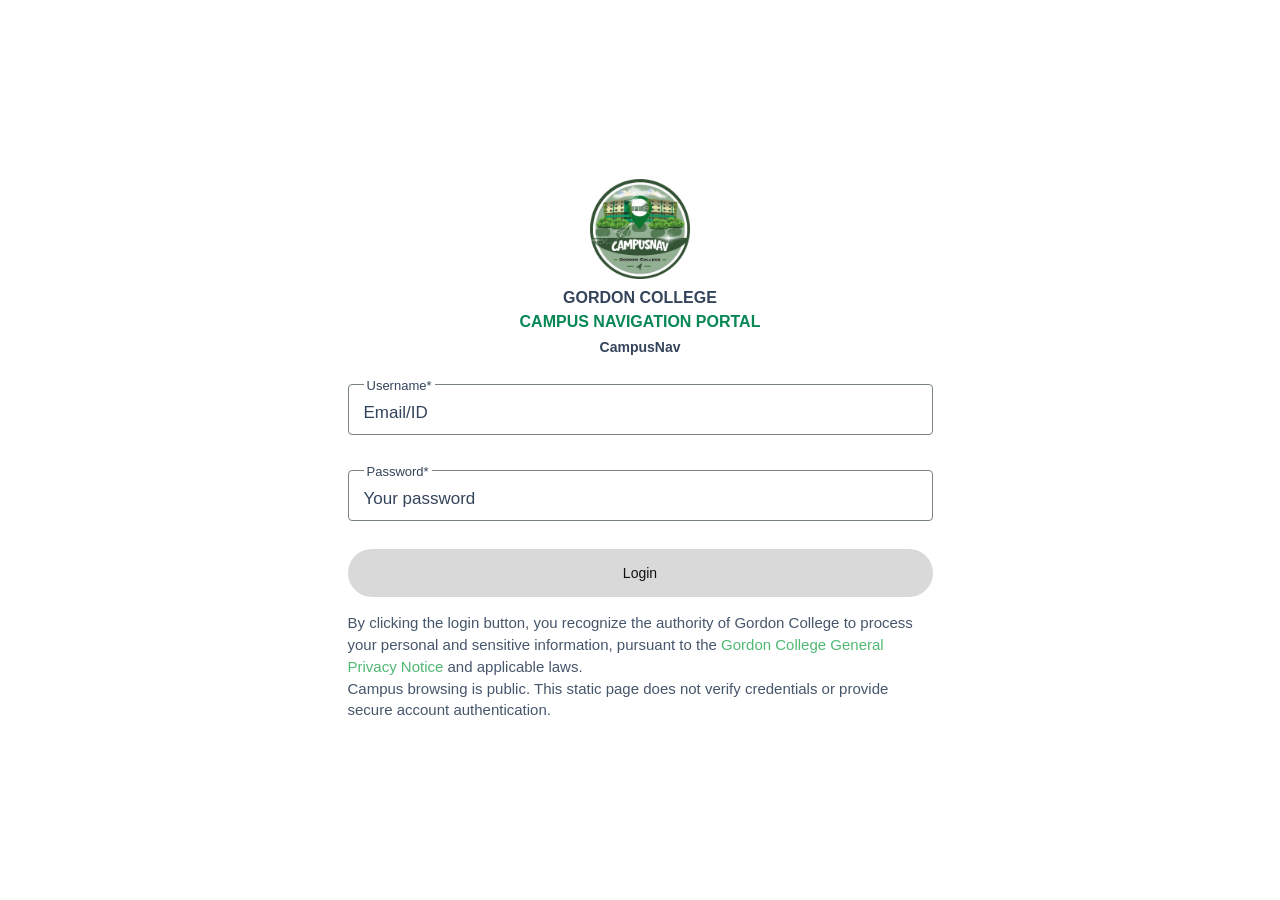
<file: index.html>
<!doctype html>
<html lang="en">
  <head>
    <meta charset="UTF-8" />
    <meta name="viewport" content="width=device-width, initial-scale=1.0" />
    <title>
      CampusNav: An Interactive Web-Based School Map and Room Locator System
    </title>
    <link rel="stylesheet" href="style.css" />

    <link rel="icon" type="png" href="icon.png" />
    <script src="auth.js" defer></script>
  </head>
  <body>
    <div class="login-container">
      <header class="brand">
        <img
          class="brand-logo"
          src="866130505_2647114759034524_583583260730050804_n.png"
          alt="CampusNav - Gordon College"
        />
        <h1>GORDON COLLEGE</h1>
        <h2>CAMPUS NAVIGATION PORTAL</h2>
        <p>CampusNav</p>
      </header>
      <form id="loginForm">
        <div class="input-group">
          <label for="username">Username*</label>
          <input
            type="text"
            id="username"
            name="username"
            required
            placeholder="Email/ID"
          />
        </div>

        <div class="input-group">
          <label for="password">Password*</label>
          <input
            type="password"
            id="password"
            name="password"
            required
            placeholder="Your password"
          />
        </div>
        <button type="submit" id="login-button">Login</button>
      </form>
      <p class="privacy-notice">
        By clicking the login button, you recognize the authority of Gordon
        College to process your personal and sensitive information, pursuant to
        the
        <span class="privacy-link">Gordon College General Privacy Notice</span>
        and applicable laws.
      </p>
      <p class="privacy-notice" id="staticLoginNotice">
        Campus browsing is public. This static page does not verify credentials
        or provide secure account authentication.
      </p>
    </div>
  </body>
</html>
</file>
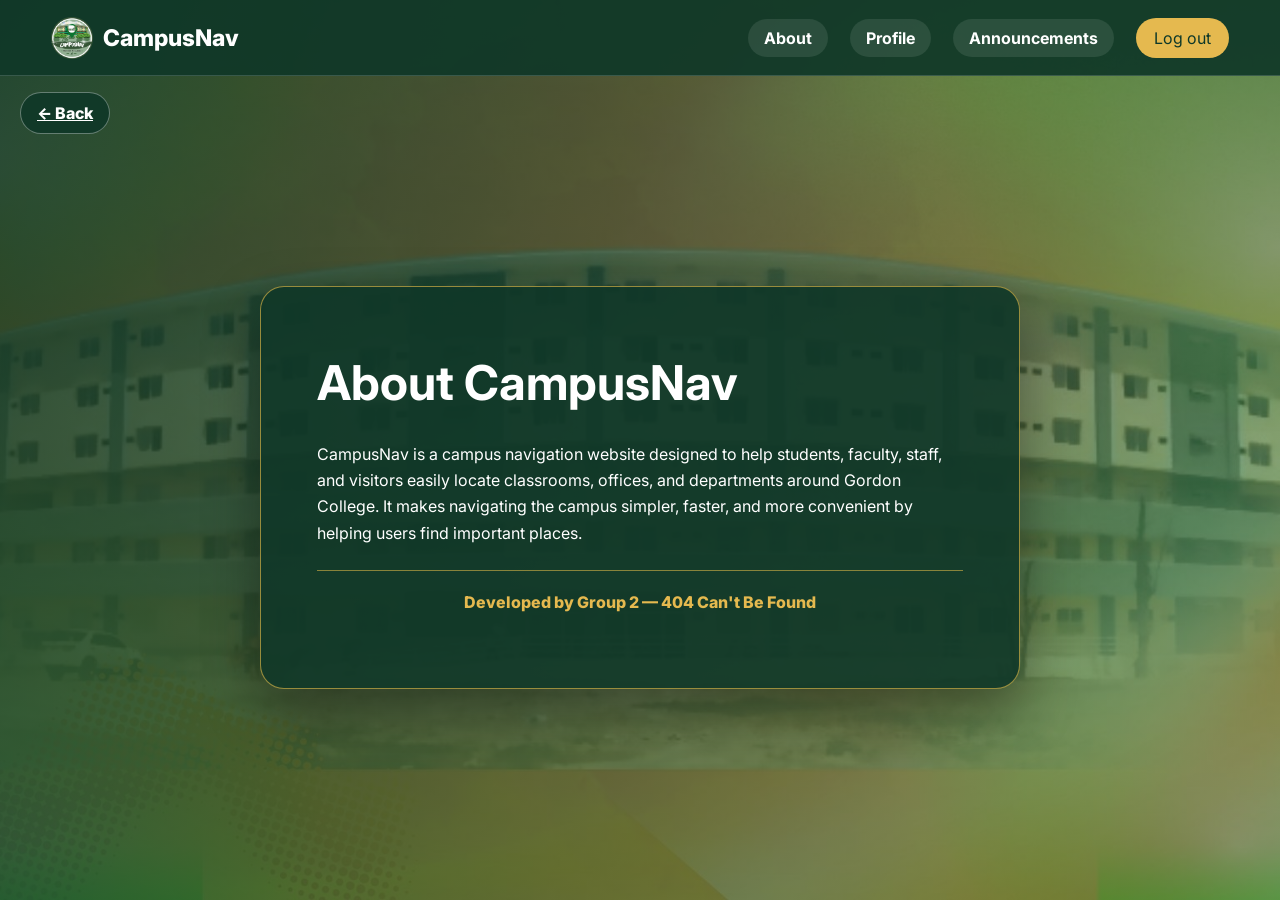
<file: about.html>
<!doctype html>
<html lang="en">
  <head>
    <meta charset="UTF-8" />
    <meta name="viewport" content="width=device-width, initial-scale=1" />
    <title>About | CampusNav</title>
    <link rel="icon" type="png" href="icon.png" />
    <link rel="stylesheet" href="dashboard.css" />
  </head>
  <body>
    <div class="page active info-page">
      <header class="site-header">
        <a class="site-brand" href="dashboard.html"
          ><img src="icon.png" alt="" /><span>CampusNav</span></a
        >
        <nav class="site-nav" aria-label="Main navigation">
          <a href="about.html">About</a><a href="profile.html">Profile</a
          ><a href="announcements.html">Announcements</a>
          <button class="logout-button" type="button" id="logoutButton">
            Log out
          </button>
        </nav>
      </header>
      <a class="back" href="dashboard.html">&larr; Back</a>
      <main class="info-card">
        <h1>About CampusNav</h1>
        <p>
          CampusNav is a campus navigation website designed to help students,
          faculty, staff, and visitors easily locate classrooms, offices, and
          departments around Gordon College. It makes navigating the campus
          simpler, faster, and more convenient by helping users find important
          places.
        </p>
        <p class="developer-credit">
          Developed by Group 2 — 404 Can't Be Found
        </p>
      </main>
    </div>
    <script src="campus-pages.js" defer></script>
  </body>
</html>
</file>
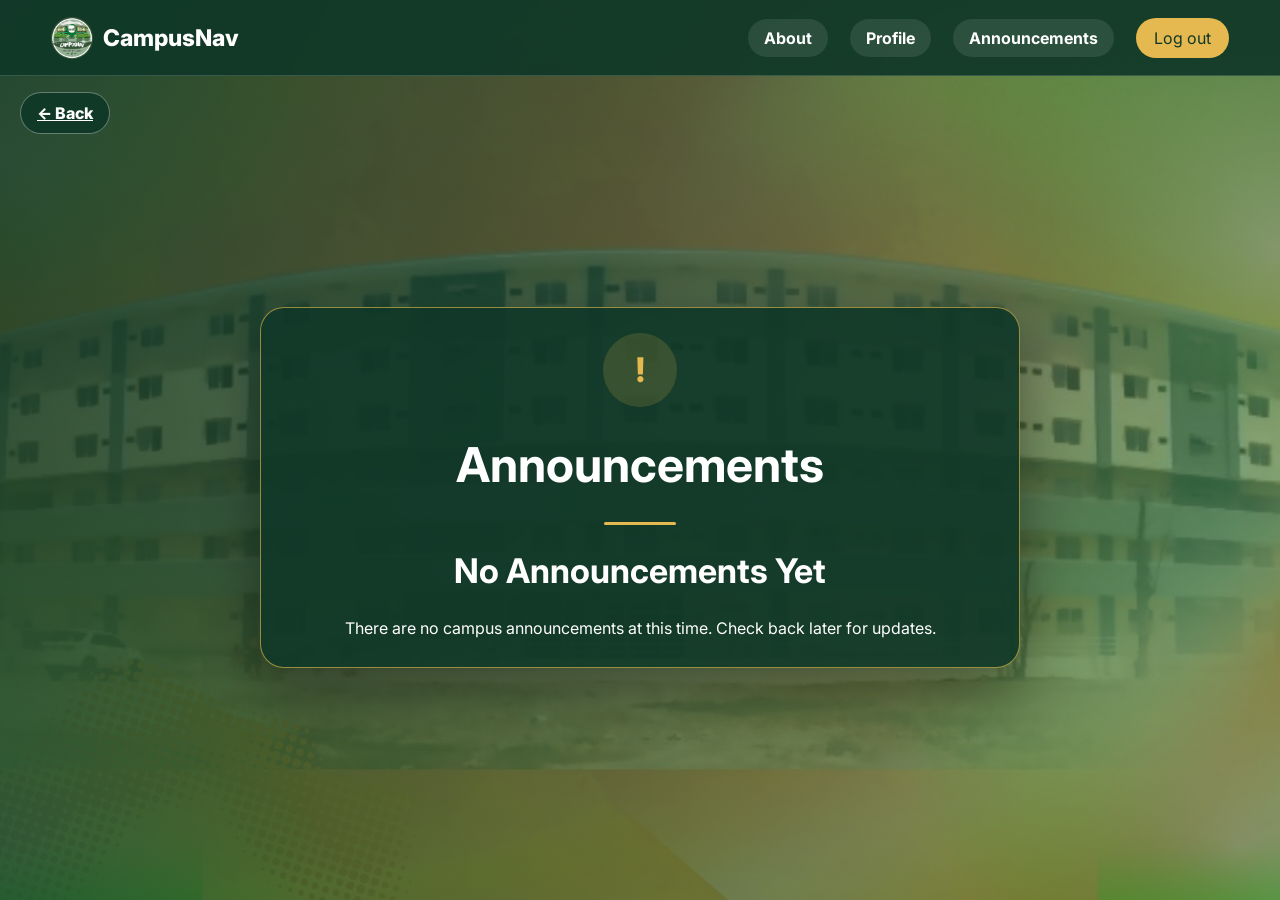
<file: announcements.html>
<!doctype html>
<html lang="en">
  <head>
    <meta charset="UTF-8" />
    <meta name="viewport" content="width=device-width, initial-scale=1" />
    <title>Announcements | CampusNav</title>
    <link rel="icon" type="png" href="icon.png" />
    <link rel="stylesheet" href="dashboard.css" />
  </head>
  <body>
    <div class="page active info-page">
      <header class="site-header">
        <a class="site-brand" href="dashboard.html"
          ><img src="icon.png" alt="" /><span>CampusNav</span></a
        >
        <nav class="site-nav" aria-label="Main navigation">
          <a href="about.html">About</a><a href="profile.html">Profile</a
          ><a href="announcements.html">Announcements</a>
          <button class="logout-button" type="button" id="logoutButton">
            Log out
          </button>
        </nav>
      </header>
      <a class="back" href="dashboard.html">&larr; Back</a>
      <main class="info-card announcement-card empty-state">
        <div class="empty-icon" aria-hidden="true">
          <span></span>
        </div>
        <h1>Announcements</h1>
        <div class="announcement-divider"></div>
        <h2>No Announcements Yet</h2>
        <p>
          There are no campus announcements at this time. Check back later for
          updates.
        </p>
      </main>
    </div>
    <script src="campus-pages.js" defer></script>
  </body>
</html>
</file>
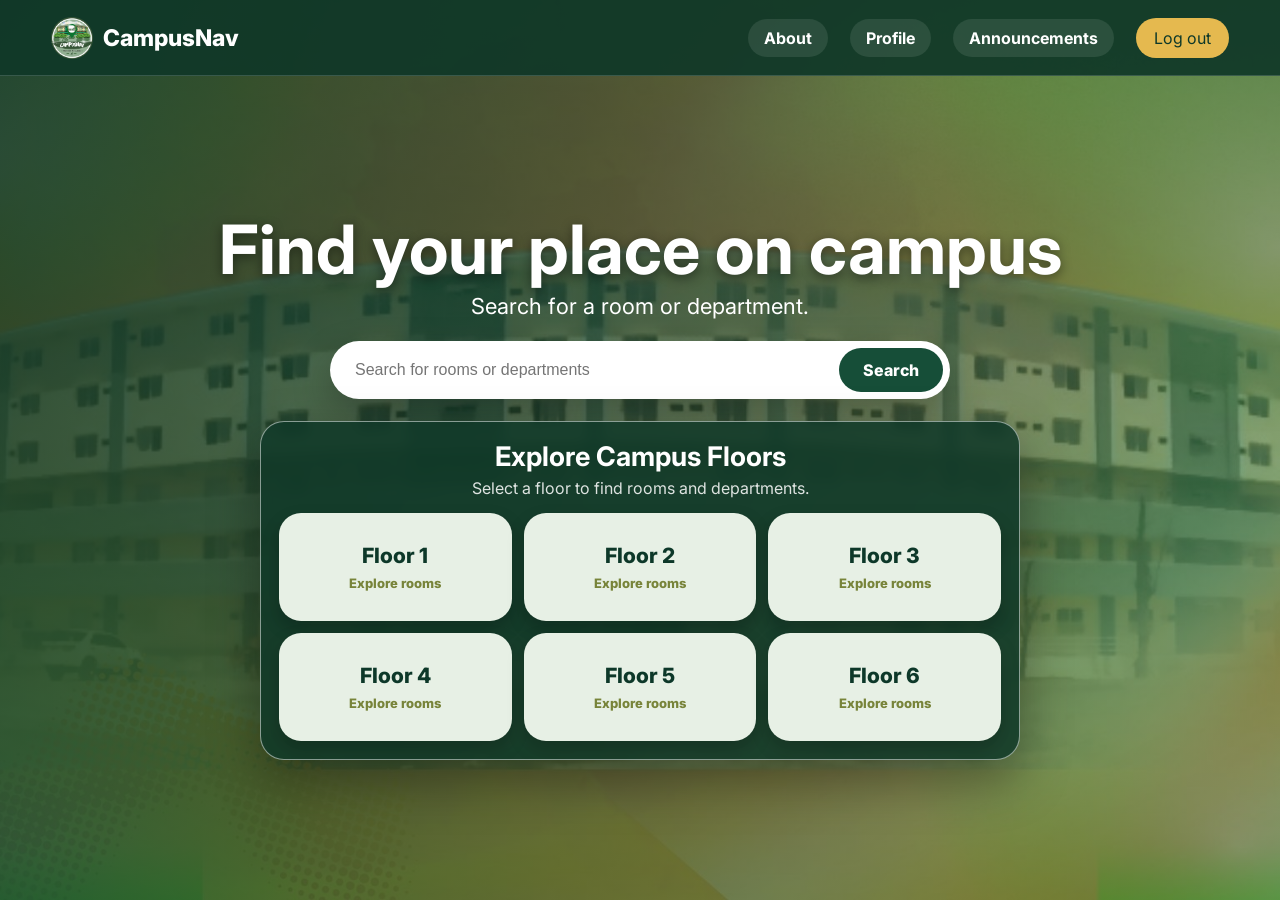
<file: dashboard.html>
<!doctype html>
<html lang="en">
  <head>
    <meta charset="UTF-8" />
    <meta name="viewport" content="width=device-width, initial-scale=1" />
    <title>CampusNav Dashboard</title>
    <link rel="stylesheet" href="dashboard.css" />
  </head>
  <body>
    <div id="stage">
      <div class="page active" id="page1">
        <header class="site-header">
          <a class="site-brand" href="dashboard.html">
            <img src="icon.png" alt="" />
            <span>CampusNav</span>
          </a>
          <nav class="site-nav" aria-label="Main navigation">
            <a href="about.html">About</a>
            <a href="profile.html">Profile</a>
            <a href="announcements.html">Announcements</a>
            <button class="logout-button" type="button" id="logoutButton">
              Log out
            </button>
          </nav>
        </header>
        <main class="home-content">
          <div class="hero-copy">
            <h1>Find your place on campus</h1>
            <p>Search for a room or department.</p>
          </div>
          <form class="search-form" id="campusSearch">
            <input
              id="searchQuery"
              type="search"
              placeholder="Search for rooms or departments"
              aria-label="Search for rooms or departments"
            />
            <button type="submit">Search</button>
          </form>
          <section class="floor-explorer" aria-labelledby="floorExplorerTitle">
            <div class="floor-explorer-heading">
              <h2 id="floorExplorerTitle">Explore Campus Floors</h2>
              <p>Select a floor to find rooms and departments.</p>
            </div>
            <div class="floor-grid">
              <a class="floor-card" href="floors/floor1.html"
                ><span class="floor-number">Floor 1</span
                ><span class="floor-action">Explore rooms</span></a
              >
              <a class="floor-card" href="floors/floor2.html"
                ><span class="floor-number">Floor 2</span
                ><span class="floor-action">Explore rooms</span></a
              >
              <a class="floor-card" href="floors/floor3.html"
                ><span class="floor-number">Floor 3</span
                ><span class="floor-action">Explore rooms</span></a
              >
              <a class="floor-card" href="floors/floor4.html"
                ><span class="floor-number">Floor 4</span
                ><span class="floor-action">Explore rooms</span></a
              >
              <a class="floor-card" href="floors/floor5.html"
                ><span class="floor-number">Floor 5</span
                ><span class="floor-action">Explore rooms</span></a
              >
              <a class="floor-card" href="floors/floor6.html"
                ><span class="floor-number">Floor 6</span
                ><span class="floor-action">Explore rooms</span></a
              >
            </div>
          </section>
        </main>
      </div>
      <div class="page floor-page" id="page5">
        <button class="back" id="searchBack" type="button">
          &larr; Back to floors
        </button>
        <section class="floor-details-card">
          <h1 id="floorDetailsTitle">Floor Rooms and Departments</h1>
          <p id="floorDetailsIntro">
            Explore the rooms and departments on this floor.
          </p>
          <ul id="floorDetailsList"></ul>
          <img
            id="searchLocationImage"
            class="search-location-image"
            alt=""
            hidden
          />
        </section>
      </div>
    </div>
    <script src="dashboard.js" defer></script>
    <script src="first-floor.js" defer></script>
    <script src="second-floor.js" defer></script>
    <script src="third-floor.js" defer></script>
    <script src="room-search-images.js" defer></script>
    <script src="fifth-floor.js" defer></script>
    <script src="6th.js" defer></script>
  </body>
</html>
</file>
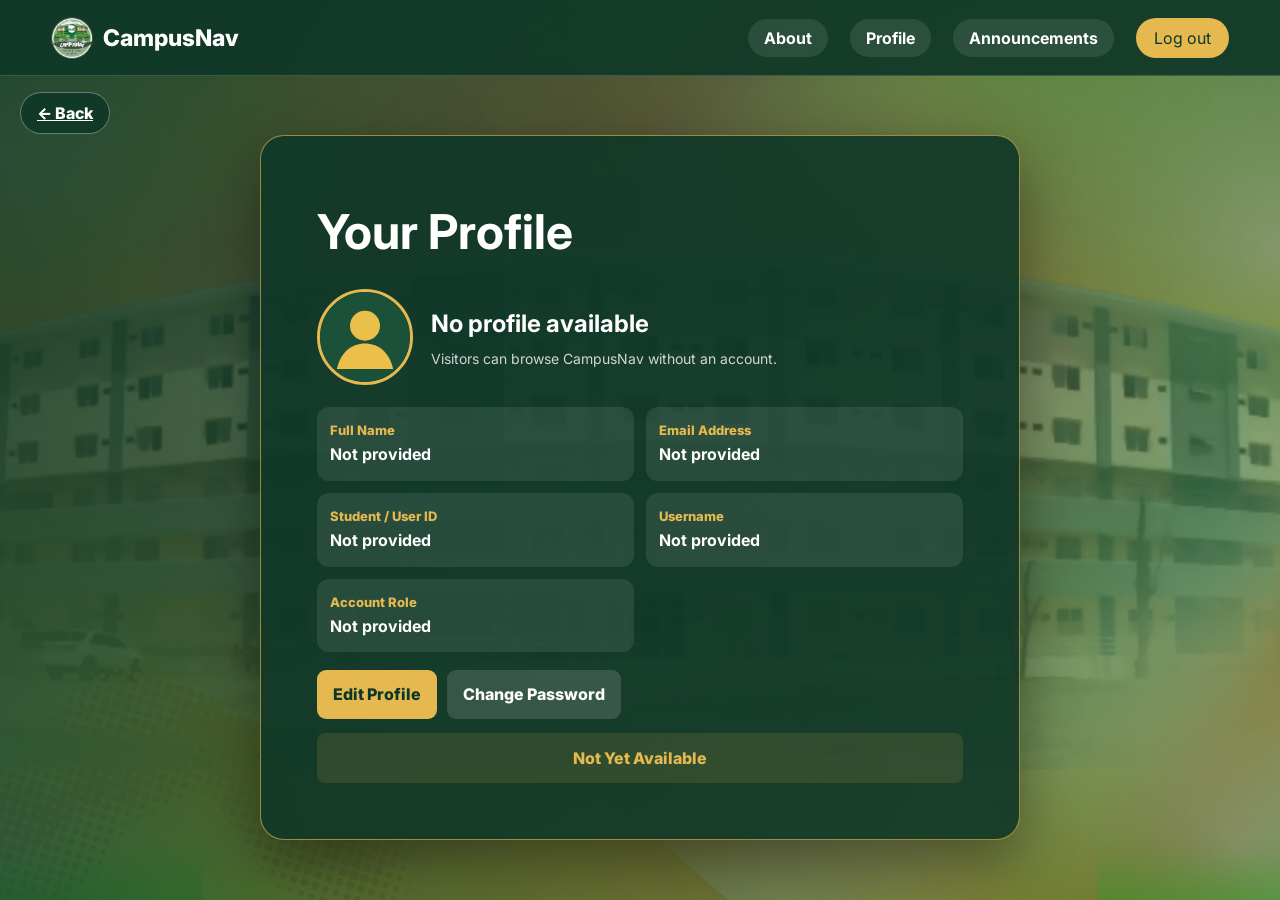
<file: profile.html>
<!doctype html>
<html lang="en">
  <head>
    <meta charset="UTF-8" />
    <meta name="viewport" content="width=device-width, initial-scale=1" />
    <title>Profile | CampusNav</title>
    <link rel="icon" type="png" href="icon.png" />
    <link rel="stylesheet" href="dashboard.css" />
  </head>
  <body>
    <div class="page active info-page">
      <header class="site-header">
        <a class="site-brand" href="dashboard.html"
          ><img src="icon.png" alt="" /><span>CampusNav</span></a
        >
        <nav class="site-nav" aria-label="Main navigation">
          <a href="about.html">About</a><a href="profile.html">Profile</a
          ><a href="announcements.html">Announcements</a>
          <button class="logout-button" type="button" id="logoutButton">
            Log out
          </button>
        </nav>
      </header>
      <a class="back" href="dashboard.html">&larr; Back</a>
      <main class="info-card">
        <h1>Your Profile</h1>
        <div class="profile-summary">
          <img
            class="profile-avatar"
            id="profileAvatar"
            src=""
            alt="Profile avatar"
          />
          <div>
            <h2 id="profileDisplayName">No profile available</h2>
            <p class="profile-status" id="profileStatus">
              Visitors can browse CampusNav without an account.
            </p>
          </div>
        </div>
        <div class="profile-grid" aria-live="polite">
          <div class="profile-field">
            <span>Full Name</span
            ><strong id="profileFullName">Not provided</strong>
          </div>
          <div class="profile-field">
            <span>Email Address</span
            ><strong id="profileEmail">Not provided</strong>
          </div>
          <div class="profile-field">
            <span>Student / User ID</span
            ><strong id="profileUserId">Not provided</strong>
          </div>
          <div class="profile-field">
            <span>Username</span
            ><strong id="profileUsername">Not provided</strong>
          </div>
          <div class="profile-field">
            <span>Account Role</span
            ><strong id="profileRole">Not provided</strong>
          </div>
        </div>
        <div class="account-actions">
          <button class="primary-button" type="button" id="editProfileButton">
            Edit Profile
          </button>
          <button
            class="secondary-button"
            type="button"
            id="changePasswordButton"
          >
            Change Password
          </button>
        </div>
        <form class="profile-form" id="editProfileForm" novalidate>
          <div class="form-grid">
            <div>
              <label for="avatarInput">Profile picture</label
              ><input
                type="file"
                id="avatarInput"
                accept="image/png,image/jpeg,image/webp"
              />
            </div>
            <div>
              <label for="fullNameInput">Full name *</label
              ><input
                type="text"
                id="fullNameInput"
                maxlength="80"
                autocomplete="name"
                required
              />
            </div>
            <div>
              <label for="usernameInput">Username *</label
              ><input
                type="text"
                id="usernameInput"
                maxlength="40"
                autocomplete="username"
                required
              />
            </div>
            <div>
              <label for="emailInput">Email address</label
              ><input
                type="email"
                id="emailInput"
                maxlength="120"
                autocomplete="email"
              />
            </div>
          </div>
          <p class="form-message" id="profileFormMessage" role="status"></p>
          <div class="account-actions">
            <button class="primary-button" type="submit">Save Changes</button
            ><button
              class="secondary-button"
              type="button"
              id="cancelEditButton"
            >
              Cancel
            </button>
          </div>
        </form>
        <div class="password-message" id="passwordNotice" role="status">
          Not Yet Available
        </div>
      </main>
    </div>
    <script src="campus-pages.js" defer></script>
    <script src="profile.js" defer></script>
  </body>
</html>
</file>
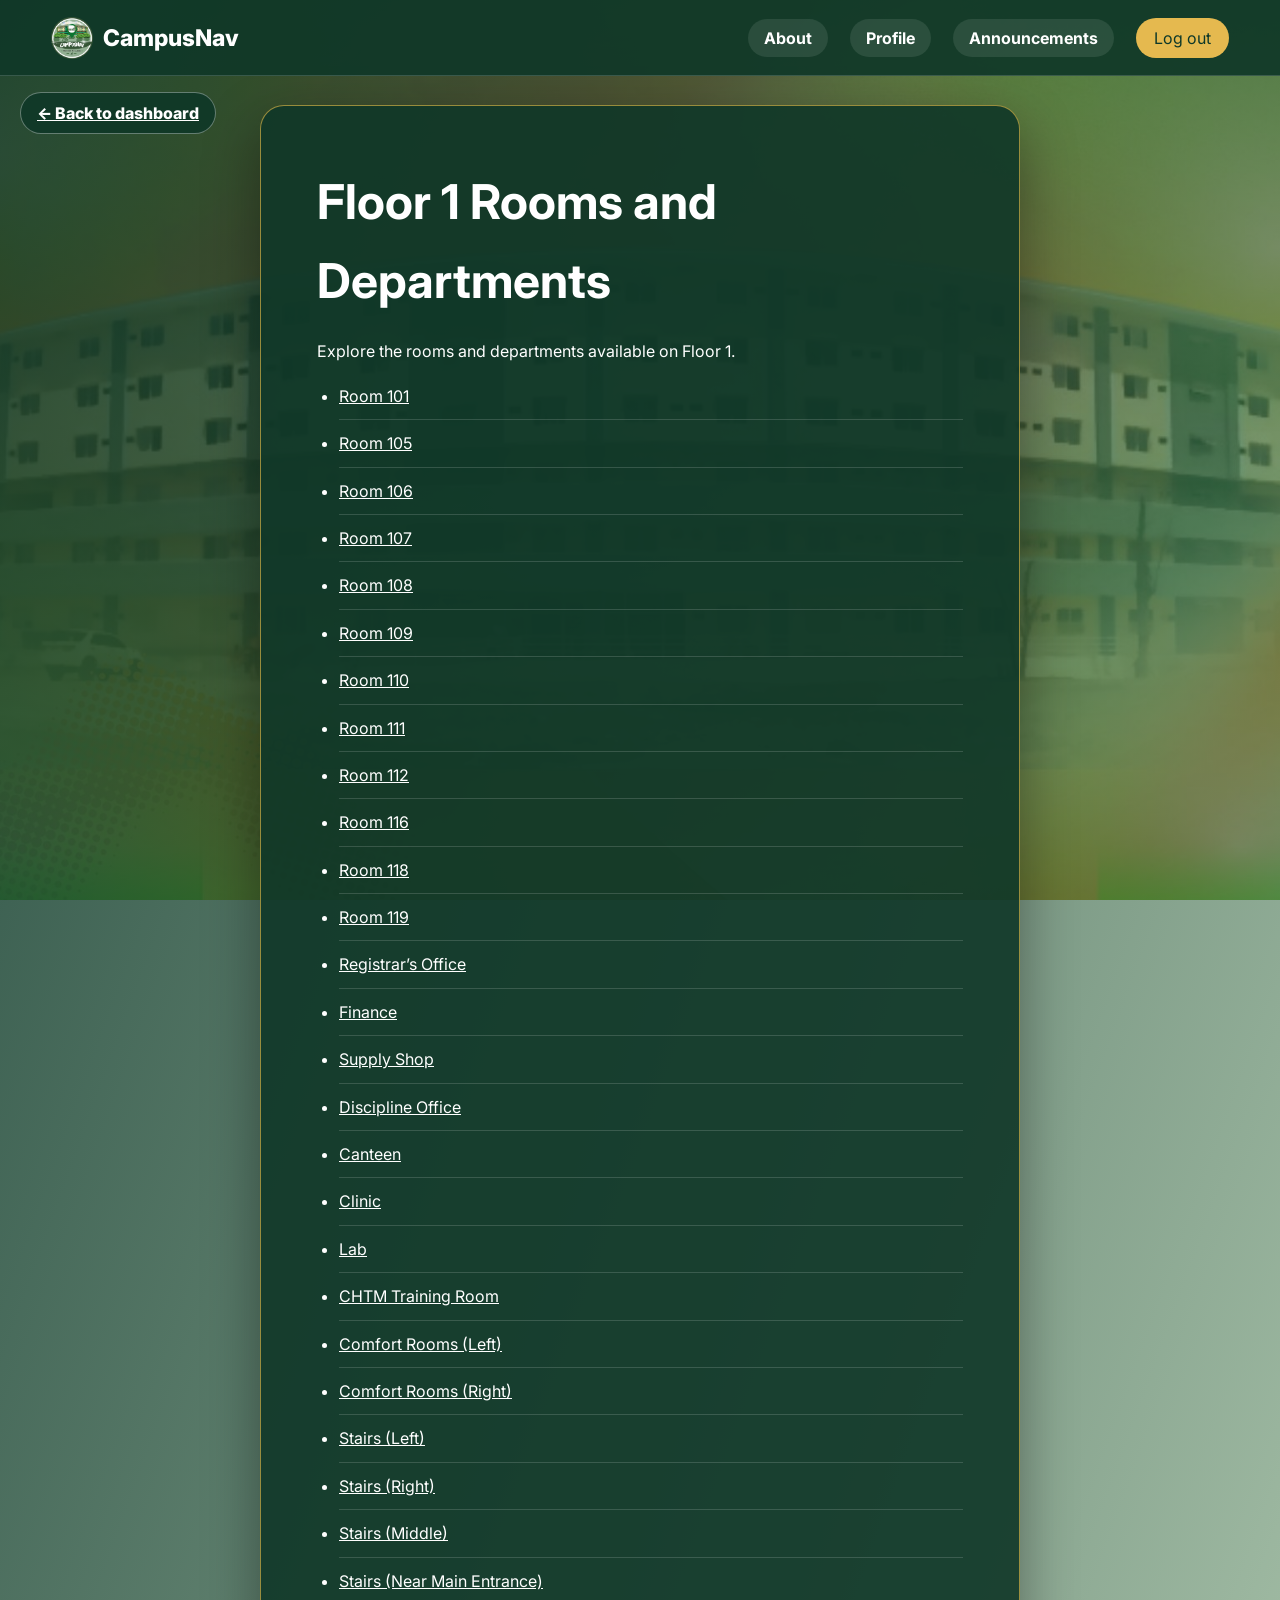
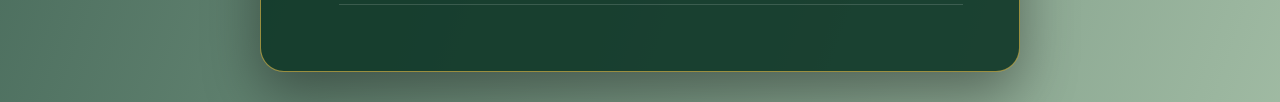
<file: floors/floor1.html>
<!doctype html>
<html lang="en">
  <head>
    <meta charset="UTF-8" />
    <meta name="viewport" content="width=device-width, initial-scale=1" />
    <title>Floor 1 | CampusNav</title>
    <link rel="stylesheet" href="../dashboard.css" />
  </head>
  <body>
    <div class="page active info-page">
      <header class="site-header">
        <a class="site-brand" href="../dashboard.html"
          ><img src="../icon.png" alt="" /><span>CampusNav</span></a
        >
        <nav class="site-nav" aria-label="Main navigation">
          <a href="../about.html">About</a><a href="../profile.html">Profile</a
          ><a href="../announcements.html">Announcements</a
          ><button class="logout-button" type="button" id="logoutButton">
            Log out
          </button>
        </nav>
        <link rel="stylesheet" href="../dashboard.css" />
      </header>
      <a class="back" href="../dashboard.html">&larr; Back to dashboard</a>
      <main class="info-card">
        <h1>Floor 1 Rooms and Departments</h1>
        <p>Explore the rooms and departments available on Floor 1.</p>
        <ul class="room-list">
          <li><a href="floor1-images/101.png">Room 101</a></li>
          <li><a href="floor1-images/105.png">Room 105</a></li>
          <li><a href="floor1-images/106.png">Room 106</a></li>
          <li><a href="floor1-images/107.png">Room 107</a></li>
          <li><a href="floor1-images/108.png">Room 108</a></li>
          <li><a href="floor1-images/109.png">Room 109</a></li>
          <li><a href="floor1-images/110.png">Room 110</a></li>
          <li><a href="floor1-images/111.png">Room 111</a></li>
          <li><a href="floor1-images/112.png">Room 112</a></li>
          <li><a href="floor1-images/116.png">Room 116</a></li>
          <li><a href="floor1-images/118.png">Room 118</a></li>
          <li><a href="floor1-images/119.png">Room 119</a></li>
          <li>
            <a href="floor1-images/registrar-office.png">Registrar’s Office</a>
          </li>
          <li><a href="floor1-images/finance.png">Finance</a></li>
          <li><a href="floor1-images/supply-shop.png">Supply Shop</a></li>
          <li>
            <a href="floor1-images/discipline-office.png">Discipline Office</a>
          </li>
          <li><a href="floor1-images/canteen.png">Canteen</a></li>
          <li><a href="floor1-images/clinic.png">Clinic</a></li>
          <li><a href="floor1-images/lab.png">Lab</a></li>
          <li>
            <a href="floor1-images/chtm-training-room.png"
              >CHTM Training Room</a
            >
          </li>
          <li>
            <a href="floor1-images/comfort-left.png">Comfort Rooms (Left)</a>
          </li>
          <li>
            <a href="floor1-images/comfort-right.png">Comfort Rooms (Right)</a>
          </li>
          <li><a href="floor1-images/stairs-left.png">Stairs (Left)</a></li>
          <li><a href="floor1-images/stairs-right.png">Stairs (Right)</a></li>
          <li><a href="floor1-images/stairs-middle.png">Stairs (Middle)</a></li>
          <li>
            <a href="floor1-images/stairs-entrance.png"
              >Stairs (Near Main Entrance)</a
            >
          </li>
        </ul>
      </main>
    </div>
    <script src="../campus-pages.js" defer></script>
  </body>
</html>
</file>
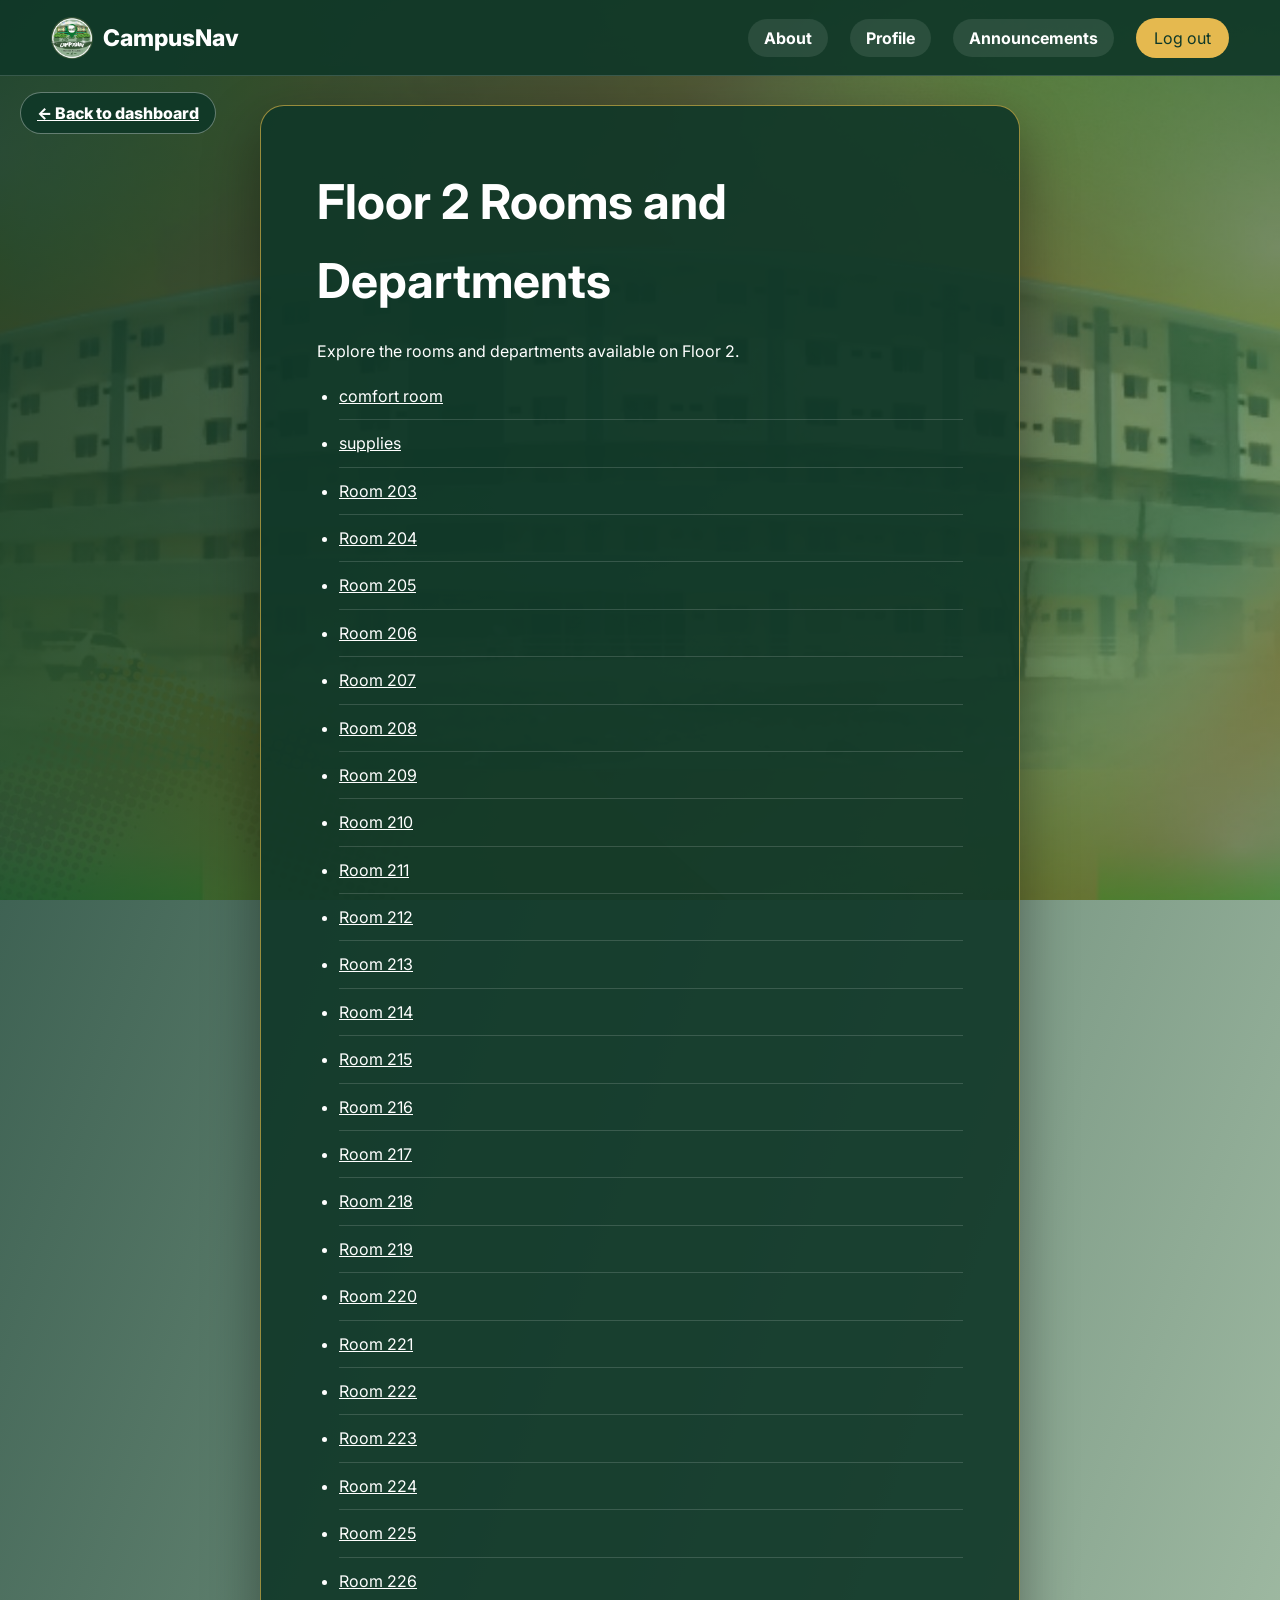
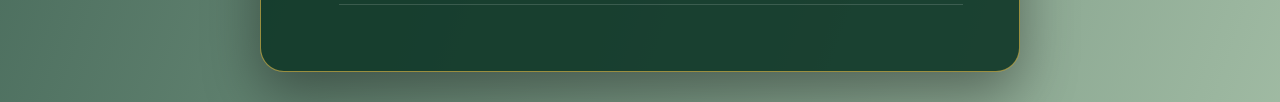
<file: floors/floor2.html>
<!doctype html>
<html lang="en">
  <head>
    <meta charset="UTF-8" />
    <meta name="viewport" content="width=device-width, initial-scale=1" />
    <title>Floor 2 | CampusNav</title>
    <link rel="stylesheet" href="../dashboard.css" />
  </head>
  <body>
    <div class="page active info-page">
      <header class="site-header">
        <a class="site-brand" href="../dashboard.html"
          ><img src="../icon.png" alt="" /><span>CampusNav</span></a
        >
        <nav class="site-nav" aria-label="Main navigation">
          <a href="../about.html">About</a><a href="../profile.html">Profile</a
          ><a href="../announcements.html">Announcements</a
          ><button class="logout-button" type="button" id="logoutButton">
            Log out
          </button>
        </nav>
      </header>
      <a class="back" href="../dashboard.html">&larr; Back to dashboard</a>
      <main class="info-card">
        <h1>Floor 2 Rooms and Departments</h1>
        <p>Explore the rooms and departments available on Floor 2.</p>
        <ul class="room-list">
          <li><a href="2nd/1.jpg">comfort room</a></li>
          <li><a href="2nd/16.jpg">supplies</a></li>
          <li><a href="2nd/17.jpg">Room 203</a></li>
          <li><a href="2nd/18.jpg">Room 204</a></li>
          <li><a href="2nd/21.jpg">Room 205</a></li>
          <li><a href="2nd/21.jpg">Room 206</a></li>
          <li><a href="2nd/22.jpg">Room 207</a></li>
          <li><a href="2nd/23.jpg">Room 208</a></li>
          <li><a href="2nd/24.jpg">Room 209</a></li>
          <li><a href="2nd/25.jpg">Room 210</a></li>
          <li><a href="2nd/26.jpg">Room 211</a></li>
          <li><a href="2nd/27.jpg">Room 212</a></li>
          <li><a href="2nd/28.jpg">Room 213</a></li>
          <li><a href="2nd/29.jpg">Room 214</a></li>
          <li><a href="2nd/2.jpg">Room 215</a></li>
          <li><a href="2nd/3.jpg">Room 216</a></li>
          <li><a href="2nd/4.jpg">Room 217</a></li>
          <li><a href="2nd/5.jpg">Room 218</a></li>
          <li><a href="2nd/6.jpg">Room 219</a></li>
          <li><a href="2nd/7.jpg">Room 220</a></li>
          <li><a href="2nd/8.jpg">Room 221</a></li>
          <li><a href="2nd/9.jpg">Room 222</a></li>
          <li><a href="2nd/10.jpg">Room 223</a></li>
          <li><a href="2nd/11.jpg">Room 224</a></li>
          <li><a href="2nd/12.jpg">Room 225</a></li>
          <li><a href="2nd/13.jpg">Room 226</a></li>
        </ul>
      </main>
    </div>
    <script src="../campus-pages.js" defer></script>
  </body>
</html>
</file>
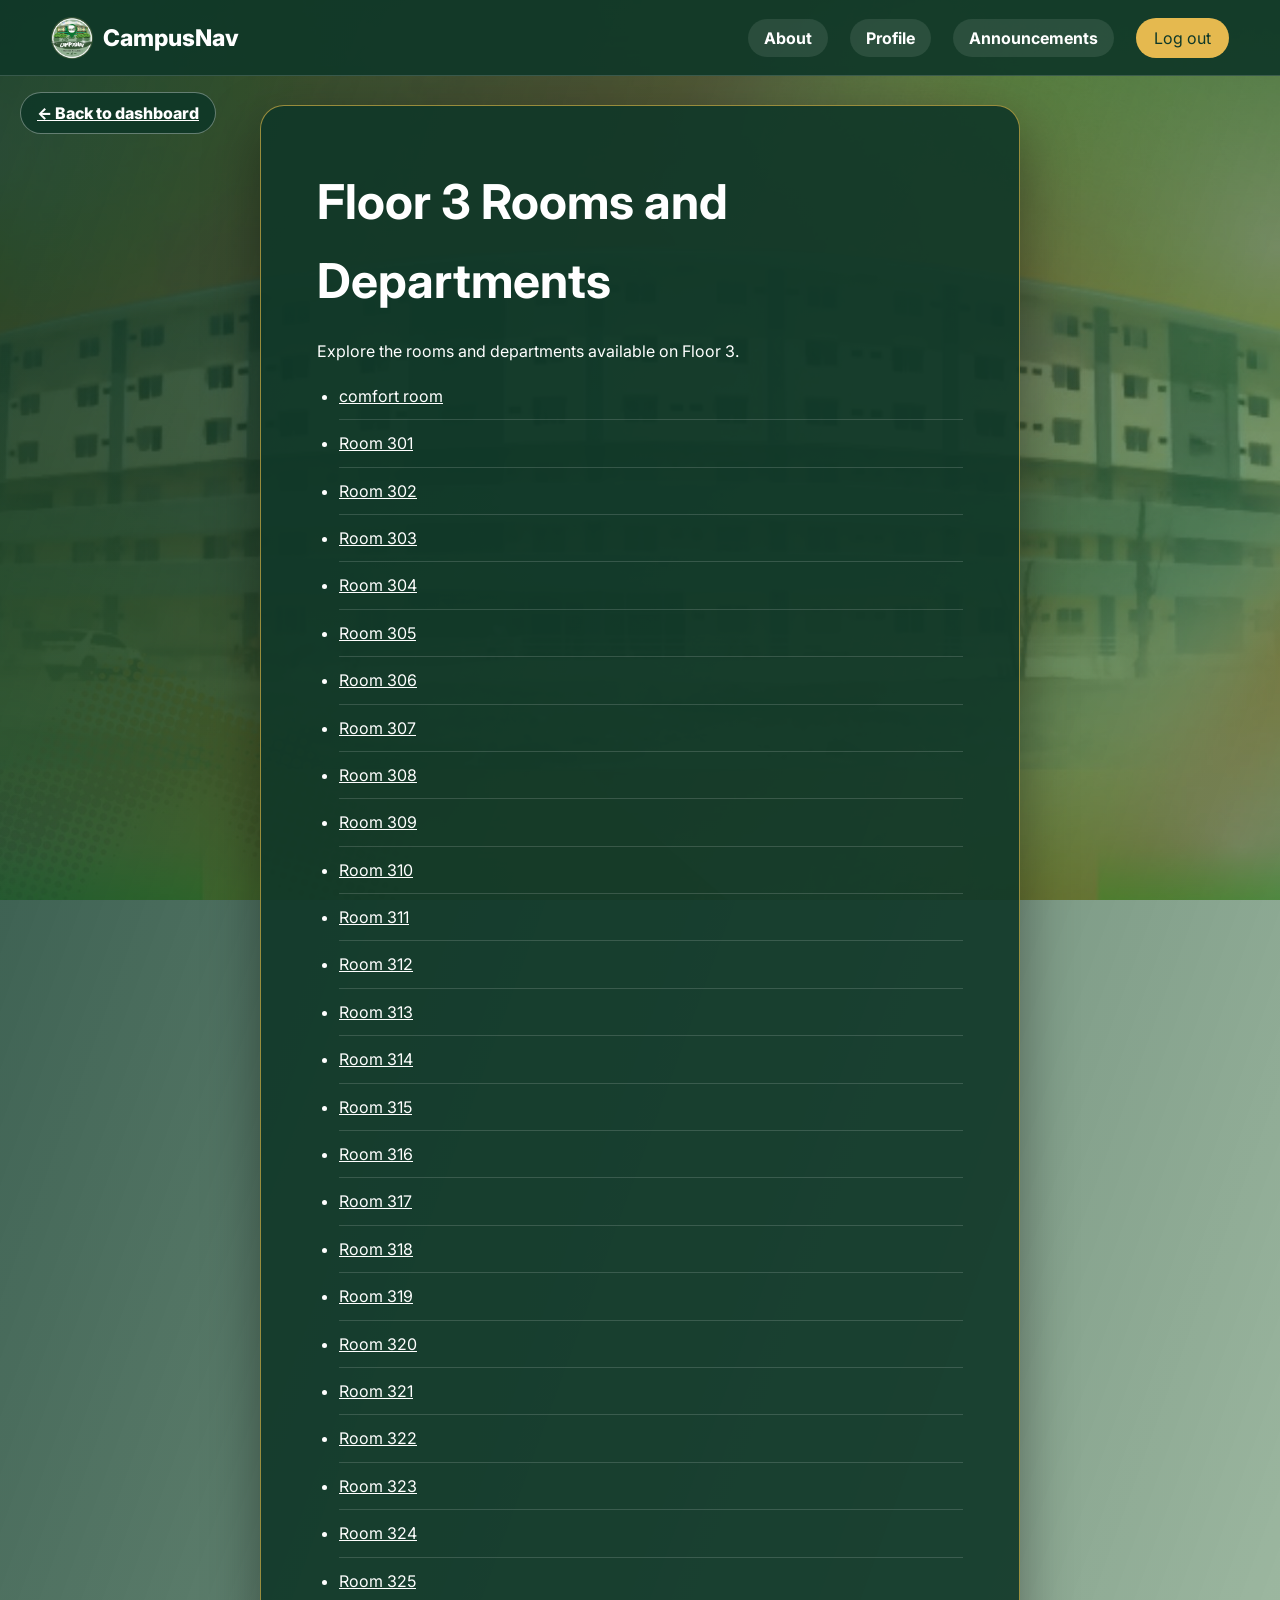
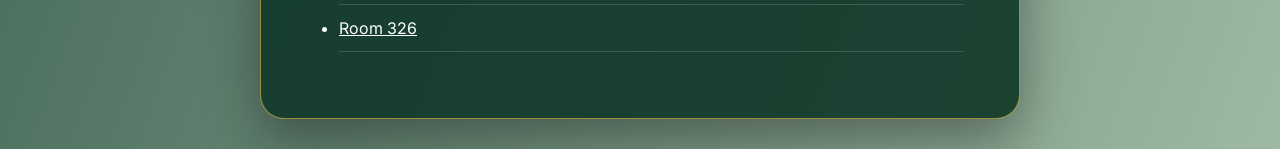
<file: floors/floor3.html>
<!doctype html>
<html lang="en">
  <head>
    <meta charset="UTF-8" />
    <meta name="viewport" content="width=device-width, initial-scale=1" />
    <title>Floor 3 | CampusNav</title>
    <link rel="stylesheet" href="../dashboard.css" />
  </head>
  <body>
    <div class="page active info-page">
      <header class="site-header">
        <a class="site-brand" href="../dashboard.html"
          ><img src="../icon.png" alt="" /><span>CampusNav</span></a
        >
        <nav class="site-nav" aria-label="Main navigation">
          <a href="../about.html">About</a><a href="../profile.html">Profile</a
          ><a href="../announcements.html">Announcements</a
          ><button class="logout-button" type="button" id="logoutButton">
            Log out
          </button>
        </nav>
      </header>
      <a class="back" href="../dashboard.html">&larr; Back to dashboard</a>
      <main class="info-card">
        <h1>Floor 3 Rooms and Departments</h1>
        <p>Explore the rooms and departments available on Floor 3.</p>
        <ul class="room-list">
          <li><a href="3rd/1.jpg">comfort room</a></li>
          <li><a href="3rd/15.jpg">Room 301</a></li>
          <li><a href="3rd/16.jpg">Room 302</a></li>
          <li><a href="3rd/17.jpg">Room 303</a></li>
          <li><a href="3rd/18.jpg">Room 304</a></li>
          <li><a href="3rd/19.jpg">Room 305</a></li>
          <li><a href="3rd/20.jpg">Room 306</a></li>
          <li><a href="3rd/21.jpg">Room 307</a></li>
          <li><a href="3rd/22.jpg">Room 308</a></li>
          <li><a href="3rd/23.jpg">Room 309</a></li>
          <li><a href="3rd/24.jpg">Room 310</a></li>
          <li><a href="3rd/25.jpg">Room 311</a></li>
          <li><a href="3rd/26.jpg">Room 312</a></li>
          <li><a href="3rd/27.jpg">Room 313</a></li>
          <li><a href="3rd/28.jpg">Room 314</a></li>
          <li><a href="3rd/2.jpg">Room 315</a></li>
          <li><a href="3rd/3.jpg">Room 316</a></li>
          <li><a href="3rd/4.jpg">Room 317</a></li>
          <li><a href="3rd/5.jpg">Room 318</a></li>
          <li><a href="3rd/6.jpg">Room 319</a></li>
          <li><a href="3rd/7.jpg">Room 320</a></li>
          <li><a href="3rd/8.jpg">Room 321</a></li>
          <li><a href="3rd/9.jpg">Room 322</a></li>
          <li><a href="3rd/10.jpg">Room 323</a></li>
          <li><a href="3rd/11.jpg">Room 324</a></li>
          <li><a href="3rd/12.jpg">Room 325</a></li>
          <li><a href="3rd/13.jpg">Room 326</a></li>
        </ul>
      </main>
    </div>
    <script src="../campus-pages.js" defer></script>
  </body>
</html>
</file>
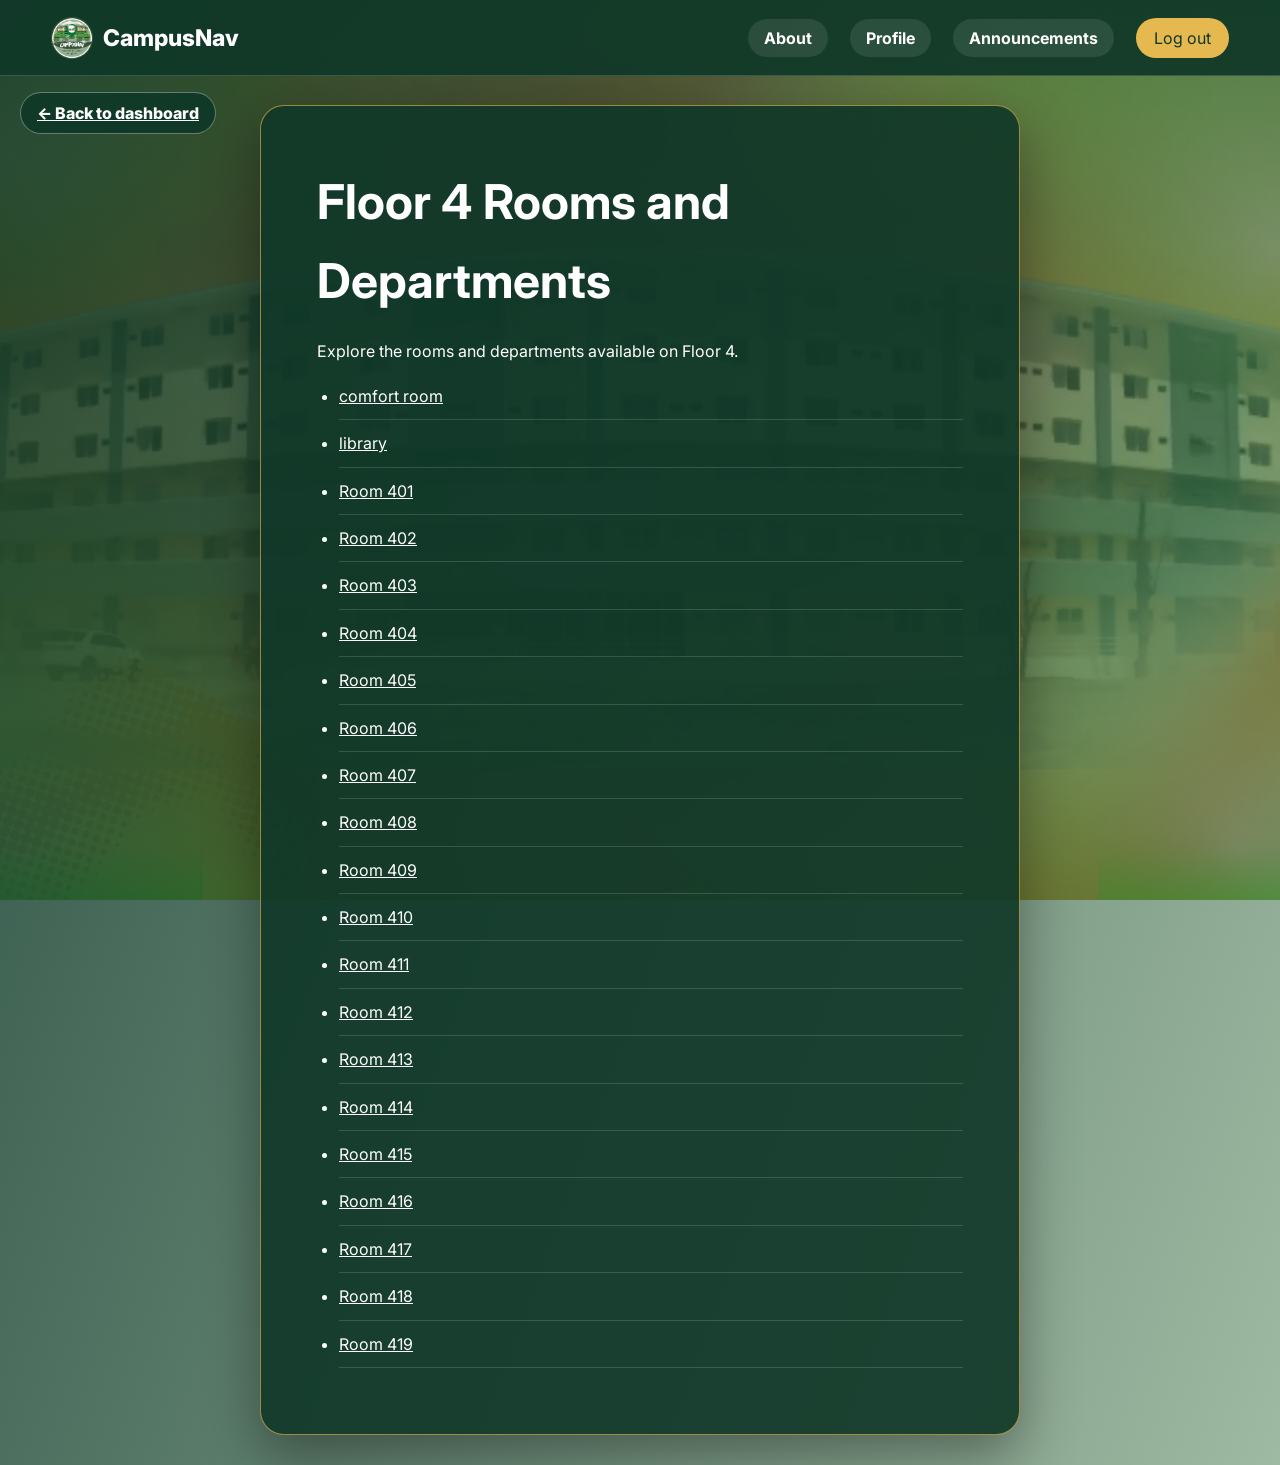
<file: floors/floor4.html>
<!doctype html>
<html lang="en">
  <head>
    <meta charset="UTF-8" />
    <meta name="viewport" content="width=device-width, initial-scale=1" />
    <title>Floor 4 | CampusNav</title>
    <link rel="stylesheet" href="../dashboard.css" />
  </head>
  <body>
    <div class="page active info-page">
      <header class="site-header">
        <a class="site-brand" href="../dashboard.html"
          ><img src="../icon.png" alt="" /><span>CampusNav</span></a
        >
        <nav class="site-nav" aria-label="Main navigation">
          <a href="../about.html">About</a><a href="../profile.html">Profile</a
          ><a href="../announcements.html">Announcements</a
          ><button class="logout-button" type="button" id="logoutButton">
            Log out
          </button>
        </nav>
      </header>
      <a class="back" href="../dashboard.html">&larr; Back to dashboard</a>
      <main class="info-card">
        <h1>Floor 4 Rooms and Departments</h1>
        <p>Explore the rooms and departments available on Floor 4.</p>
        <ul class="room-list">
          <li><a href="4th  floor/3.jpg">comfort room</a></li>
          <li><a href="4th  floor/24.jpg">library</a></li>
          <li><a href="4th  floor/5.jpg">Room 401</a></li>
          <li><a href="4th  floor/6.jpg">Room 402</a></li>
          <li><a href="4th  floor/7.jpg">Room 403</a></li>
          <li><a href="4th  floor/8.jpg">Room 404</a></li>
          <li><a href="4th  floor/9.jpg">Room 405</a></li>
          <li><a href="4th  floor/10.jpg">Room 406</a></li>
          <li><a href="4th  floor/11.jpg">Room 407</a></li>
          <li><a href="4th  floor/12.jpg">Room 408</a></li>
          <li><a href="4th  floor/13.jpg">Room 409</a></li>
          <li><a href="4th  floor/14.jpg">Room 410</a></li>
          <li><a href="4th  floor/20.jpg">Room 411</a></li>
          <li><a href="4th  floor/21.jpg">Room 412</a></li>
          <li><a href="4th  floor/22.jpg">Room 413</a></li>
          <li><a href="4th  floor/23.jpg">Room 414</a></li>
          <li><a href="4th  floor/15.jpg">Room 415</a></li>
          <li><a href="4th  floor/16.jpg">Room 416</a></li>
          <li><a href="4th  floor/17.jpg">Room 417</a></li>
          <li><a href="4th  floor/18.jpg">Room 418</a></li>
          <li><a href="4th  floor/19.jpg">Room 419</a></li>
        </ul>
      </main>
    </div>
    <script src="../campus-pages.js" defer></script>
  </body>
</html>
</file>
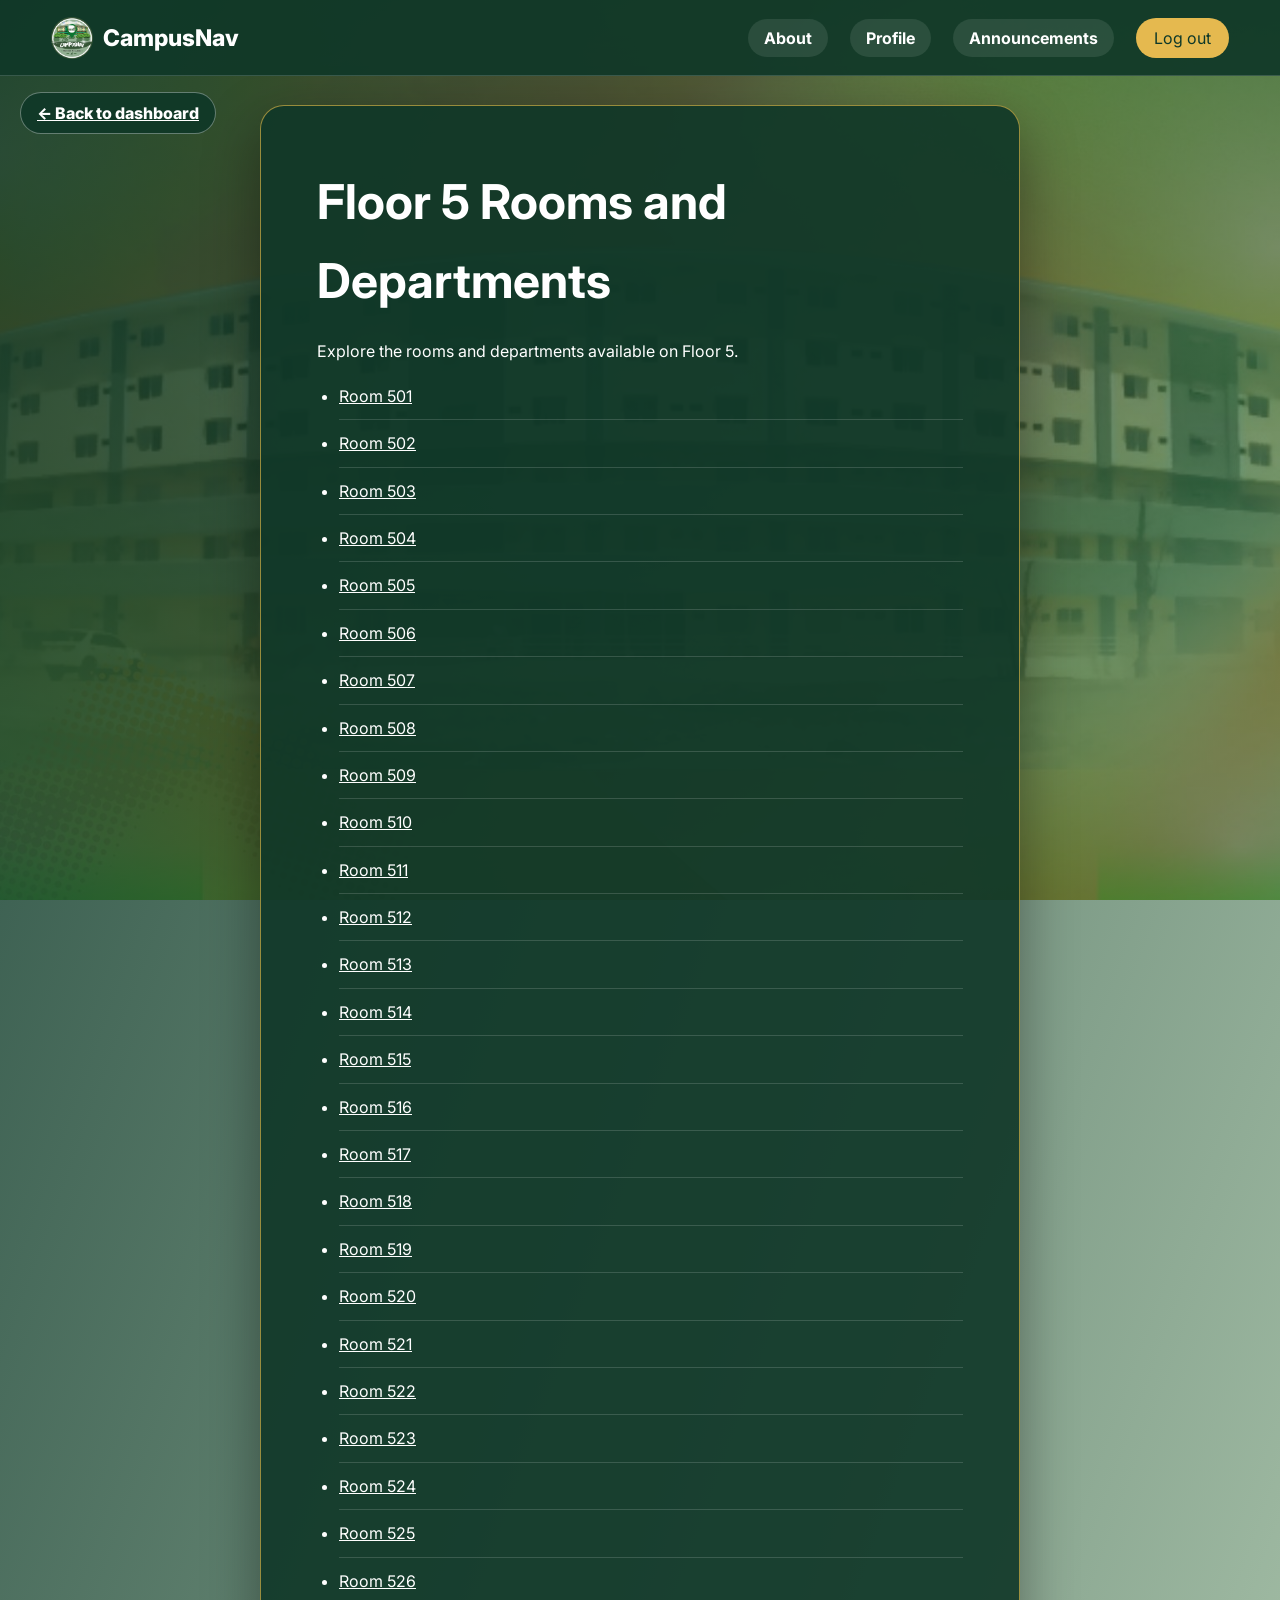
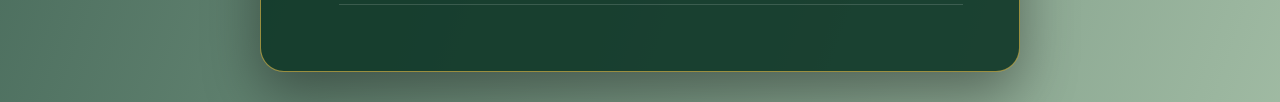
<file: floors/floor5.html>
<!doctype html>
<html lang="en">
  <head>
    <meta charset="UTF-8" />
    <meta name="viewport" content="width=device-width, initial-scale=1" />
    <title>Floor 5 | CampusNav</title>
    <link rel="stylesheet" href="../dashboard.css" />
  </head>
  <body>
    <div class="page active info-page">
      <header class="site-header">
        <a class="site-brand" href="../dashboard.html"
          ><img src="../icon.png" alt="" /><span>CampusNav</span></a
        >
        <nav class="site-nav" aria-label="Main navigation">
          <a href="../about.html">About</a><a href="../profile.html">Profile</a
          ><a href="../announcements.html">Announcements</a
          ><button class="logout-button" type="button" id="logoutButton">
            Log out
          </button>
        </nav>
      </header>
      <a class="back" href="../dashboard.html">&larr; Back to dashboard</a>
      <main class="info-card">
        <h1>Floor 5 Rooms and Departments</h1>
        <p>Explore the rooms and departments available on Floor 5.</p>
        <ul class="room-list">
          <li><a href="5th/1.jpg">Room 501</a></li>
          <li><a href="5th/2.jpg">Room 502</a></li>
          <li><a href="5th/3.jpg">Room 503</a></li>
          <li><a href="5th/4.jpg">Room 504</a></li>
          <li><a href="5th/5.jpg">Room 505</a></li>
          <li><a href="5th/6.jpg">Room 506</a></li>
          <li><a href="5th/7.jpg">Room 507</a></li>
          <li><a href="5th/8.jpg">Room 508</a></li>
          <li><a href="5th/9.jpg">Room 509</a></li>
          <li><a href="5th/10.jpg">Room 510</a></li>
          <li><a href="5th/11.jpg">Room 511</a></li>
          <li><a href="5th/12.jpg">Room 512</a></li>
          <li><a href="5th/13.jpg">Room 513</a></li>
          <li><a href="5th/14.jpg">Room 514</a></li>
          <li><a href="5th/15.jpg">Room 515</a></li>
          <li><a href="5th/16.jpg">Room 516</a></li>
          <li><a href="5th/17.jpg">Room 517</a></li>
          <li><a href="5th/18.jpg">Room 518</a></li>
          <li><a href="5th/19.jpg">Room 519</a></li>
          <li><a href="5th/20.jpg">Room 520</a></li>
          <li><a href="5th/21.jpg">Room 521</a></li>
          <li><a href="5th/22.jpg">Room 522</a></li>
          <li><a href="5th/23.jpg">Room 523</a></li>
          <li><a href="5th/24.jpg">Room 524</a></li>
          <li><a href="5th/25.jpg">Room 525</a></li>
          <li><a href="5th/26.jpg">Room 526</a></li>
        </ul>
      </main>
    </div>
    <script src="../campus-pages.js" defer></script>
  </body>
</html>
</file>
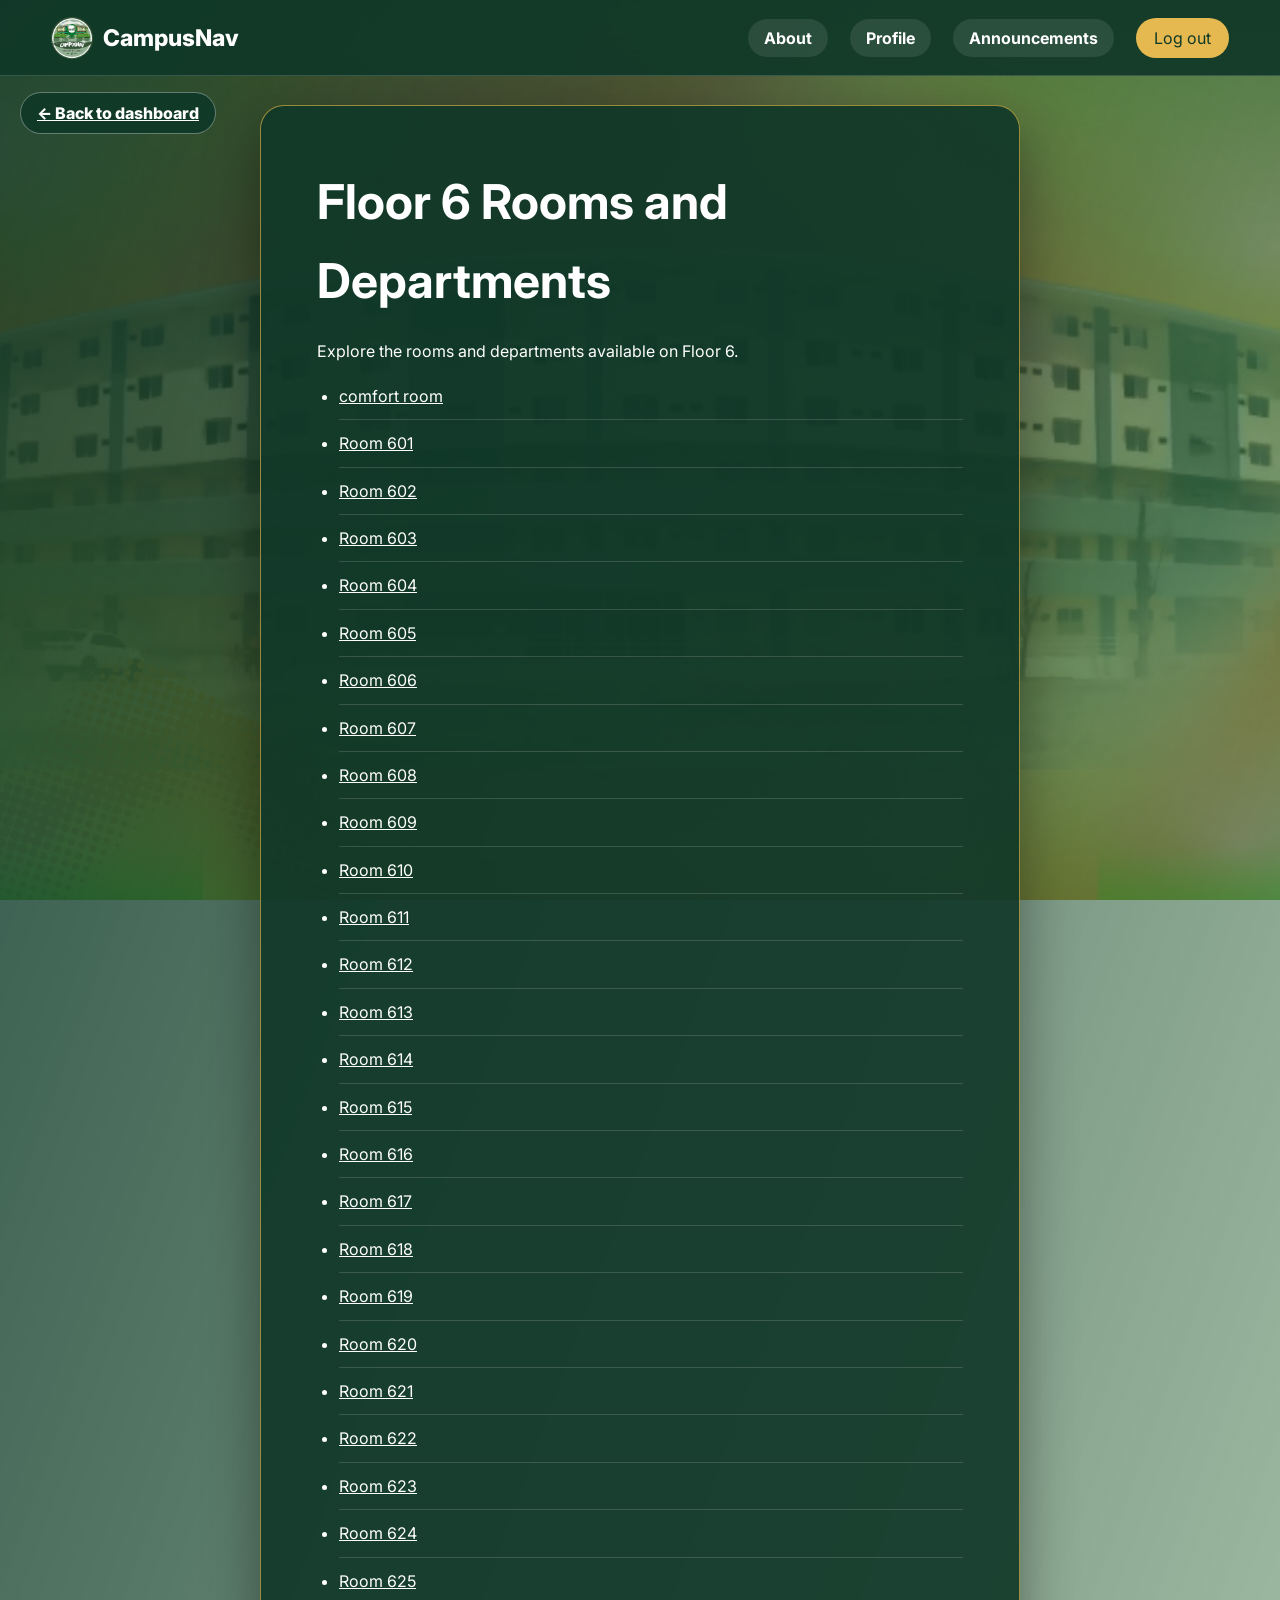
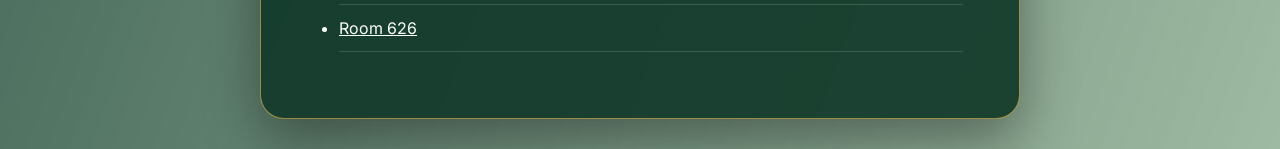
<file: floors/floor6.html>
<!doctype html>
<html lang="en">
  <head>
    <meta charset="UTF-8" />
    <meta name="viewport" content="width=device-width, initial-scale=1" />
    <title>Floor 6 | CampusNav</title>
    <link rel="stylesheet" href="../dashboard.css" />
  </head>
  <body>
    <div class="page active info-page">
      <header class="site-header">
        <a class="site-brand" href="../dashboard.html"
          ><img src="../icon.png" alt="" /><span>CampusNav</span></a
        >
        <nav class="site-nav" aria-label="Main navigation">
          <a href="../about.html">About</a><a href="../profile.html">Profile</a
          ><a href="../announcements.html">Announcements</a
          ><button class="logout-button" type="button" id="logoutButton">
            Log out
          </button>
        </nav>
      </header>
      <a class="back" href="../dashboard.html">&larr; Back to dashboard</a>
      <main class="info-card">
        <h1>Floor 6 Rooms and Departments</h1>
        <p>Explore the rooms and departments available on Floor 6.</p>
        <ul class="room-list">
          <li><a href="6th/1.jpg">comfort room</a></li>
          <li><a href="6th/2.jpg">Room 601</a></li>
          <li><a href="6th/3.jpg">Room 602</a></li>
          <li><a href="6th/4.jpg">Room 603</a></li>
          <li><a href="6th/5.jpg">Room 604</a></li>
          <li><a href="6th/6.jpg">Room 605</a></li>
          <li><a href="6th/7.jpg">Room 606</a></li>
          <li><a href="6th/8.jpg">Room 607</a></li>
          <li><a href="6th/9.jpg">Room 608</a></li>
          <li><a href="6th/10.jpg">Room 609</a></li>
          <li><a href="6th/11.jpg">Room 610</a></li>
          <li><a href="6th/12.jpg">Room 611</a></li>
          <li><a href="6th/13.jpg">Room 612</a></li>
          <li><a href="6th/14.jpg">Room 613</a></li>
          <li><a href="6th/15.jpg">Room 614</a></li>
          <li><a href="6th/17.jpg">Room 615</a></li>
          <li><a href="6th/19.jpg">Room 616</a></li>
          <li><a href="6th/18.jpg">Room 617</a></li>
          <li><a href="6th/20.jpg">Room 618</a></li>
          <li><a href="6th/21.jpg">Room 619</a></li>
          <li><a href="6th/22.jpg">Room 620</a></li>
          <li><a href="6th/23.jpg">Room 621</a></li>
          <li><a href="6th/24.jpg">Room 622</a></li>
          <li><a href="6th/25.jpg">Room 623</a></li>
          <li><a href="6th/26.jpg">Room 624</a></li>
          <li><a href="6th/27.jpg">Room 625</a></li>
          <li><a href="6th/28.jpg">Room 626</a></li>
          
        </ul>
      </main>
    </div>
    <script src="../campus-pages.js" defer></script>
  </body>
</html>
</file>
<file: style.css>
* {
  box-sizing: border-box;
}

body {
  min-height: 100vh;
  display: flex;
  justify-content: center;
  align-items: center;
  margin: 0;
  padding: 24px 16px;
  background: #fff;
  color: #34445a;
  font-family: Arial, Helvetica, sans-serif;
}

.login-container {
  width: min(100%, 585px);
  margin: auto;
}

.brand {
  margin-bottom: 27px;
  text-align: center;
}

.brand-logo {
  display: block;
  width: 100px;
  height: 100px;
  margin: 0 auto 8px;
  object-fit: contain;
}

.brand h1,
.brand h2,
.brand p {
  margin: 0;
}

.brand h1 {
  font-size: 16px;
  line-height: 1.4;
  font-weight: 700;
}

.brand h2 {
  margin-top: 2px;
  color: #078753;
  font-size: 16px;
  line-height: 1.4;
  font-weight: 700;
}

.brand p {
  margin-top: 4px;
  font-size: 14px;
  line-height: 1.4;
  font-weight: 700;
}

.input-group {
  position: relative;
  margin-bottom: 35px;
  padding: 0 15px 11px;
  border: 1px solid #788578;
  border-radius: 4px;
  text-align: left;
}

.input-group label {
  position: relative;
  top: -9px;
  padding: 0 3px;
  background: #fff;
  font-size: 13px;
}

.input-group input {
  display: block;
  width: 100%;
  padding: 0;
  border: 0;
  outline: 0;
  color: #34445a;
  background: transparent;
  font: inherit;
  font-size: 17px;
}

.input-group input::placeholder {
  color: #34445a;
  opacity: 1;
}

button[type="submit"] {
  width: 100%;
  min-height: 48px;
  margin: -7px 0 15px;
  border: 0;
  border-radius: 999px;
  background: #d9d9d9;
  color: #111;
  font: inherit;
  font-size: 14px;
  cursor: pointer;
}

button[type="submit"]:hover {
  background: #c9c9c9;
}

button[type="submit"].is-ready {
  background: #078753;
  color: #fff;
}

button[type="submit"].is-ready:hover {
  background: #078753;
}

.privacy-notice {
  margin: 0;
  color: #46566b;
  font-size: 15px;
  line-height: 1.45;
  text-align: left;
}

.privacy-link {
  color: #50b873;
}

@media (max-height: 560px) {
  body {
    align-items: flex-start;
  }
}
</file>
<file: dashboard.css>
@import url("https://fonts.googleapis.com/css2?family=Inter:wght@400;500;600;700;800&display=swap");

:root {
  --green: #164e38;
  --green-medium: #477a4d;
  --green-dark: #0d3829;
  --olive: #78843a;
  --light-green: #e7f0e5;
  --gold: #e5b94f;
  --cream: #f6f1df;
  --white: #fff;
}

* {
  box-sizing: border-box;
}
body {
  margin: 0;
  min-height: 100vh;
  font-family: Inter, Arial, sans-serif;
  color: var(--white);
}
a {
  color: inherit;
}
#stage,
.page {
  min-height: 100vh;
}
.page {
  display: none;
  background:
    linear-gradient(110deg, rgba(13, 56, 41, 0.88), rgba(71, 122, 77, 0.52)),
    url("2.jpg") center/cover fixed no-repeat;
}
.page.active {
  display: block;
}
.site-header {
  position: absolute;
  z-index: 10;
  top: 0;
  left: 0;
  right: 0;
  height: 76px;
  display: flex;
  align-items: center;
  justify-content: space-between;
  padding: 0 4vw;
  border-bottom: 1px solid rgba(255, 255, 255, 0.16);
  background: rgba(16, 56, 40, 0.92);
}
.site-brand {
  display: flex;
  align-items: center;
  gap: 10px;
  font-weight: 800;
  font-size: 23px;
  text-decoration: none;
}
.site-brand img {
  width: 42px;
  height: 42px;
  object-fit: contain;
}
.site-nav {
  display: flex;
  align-items: center;
  gap: 22px;
}
.site-nav a {
  min-height: 38px;
  display: inline-flex;
  align-items: center;
  justify-content: center;
  padding: 9px 16px;
  border-radius: 999px;
  background: rgba(231, 240, 229, 0.1);
  font-weight: 700;
  text-decoration: none;
}
.site-nav a:hover {
  color: var(--gold);
}
.site-nav button,
button {
  font: inherit;
}
.logout-button {
  border: 0;
  border-radius: 999px;
  padding: 10px 18px;
  background: var(--gold);
  color: var(--green-dark);
  font-weight: 800;
  cursor: pointer;
}
.home-content {
  min-height: 100vh;
  display: flex;
  flex-direction: column;
  align-items: center;
  justify-content: center;
  gap: 22px;
  padding: 100px 20px 30px;
  text-align: center;
}
.hero-copy h1 {
  margin: 5px 0 8px;
  font-size: clamp(38px, 6vw, 68px);
  line-height: 1.02;
  text-shadow: 0 3px 12px rgba(0, 0, 0, 0.45);
}
.hero-copy p {
  margin: 0;
  font-size: clamp(16px, 2vw, 22px);
}
.eyebrow {
  display: inline-block;
  border-bottom: 2px solid var(--gold);
  color: var(--gold);
  font-weight: 800;
  letter-spacing: 0.14em;
  text-transform: uppercase;
}
.search-form {
  width: min(620px, 100%);
  display: flex;
  padding: 7px;
  border-radius: 999px;
  background: white;
  box-shadow: 0 16px 38px rgba(0, 0, 0, 0.28);
}
.search-form input {
  flex: 1;
  min-width: 0;
  border: 0;
  outline: 0;
  padding: 13px 18px;
  border-radius: 999px;
  color: var(--green-dark);
  font-size: 16px;
}
.search-form button {
  border: 0;
  border-radius: 999px;
  padding: 12px 24px;
  background: var(--green);
  color: white;
  font-weight: 800;
  cursor: pointer;
}
.floor-explorer {
  width: min(760px, 100%);
  padding: 18px;
  border: 1px solid rgba(255, 255, 255, 0.5);
  border-radius: 24px;
  background: rgba(16, 56, 40, 0.86);
  box-shadow: 0 20px 50px rgba(0, 0, 0, 0.35);
  backdrop-filter: blur(6px);
}
.floor-explorer-heading h2 {
  margin: 0;
  font-size: 27px;
}
.floor-explorer-heading p {
  margin: 5px 0 15px;
  color: rgba(255, 255, 255, 0.86);
}
.floor-grid {
  display: grid;
  grid-template-columns: repeat(3, 1fr);
  gap: 12px;
}
.floor-card {
  min-height: 108px;
  display: flex;
  flex-direction: column;
  align-items: center;
  justify-content: center;
  gap: 7px;
  border-radius: 22px;
  background: var(--light-green);
  color: var(--green-dark);
  text-decoration: none;
  box-shadow: 0 8px 18px rgba(0, 0, 0, 0.2);
  transition:
    transform 0.18s,
    background 0.18s;
}
.floor-card:hover,
.floor-card:focus-visible {
  transform: translateY(-5px);
  background: white;
  outline: 3px solid var(--gold);
}
.floor-number {
  font-size: 21px;
  font-weight: 800;
}
.floor-action {
  color: var(--olive);
  font-size: 13px;
  font-weight: 800;
}
.floor-page {
  min-height: 100vh;
  align-items: center;
  justify-content: center;
  padding: 92px 20px 30px;
}
.floor-page.active {
  display: flex;
}
.floor-details-card {
  width: min(720px, 100%);
  max-height: 75vh;
  overflow-y: auto;
  padding: clamp(24px, 5vw, 50px);
  border: 1px solid rgba(234, 191, 74, 0.65);
  border-radius: 22px;
  background: rgba(16, 56, 40, 0.92);
  box-shadow: 0 20px 50px rgba(0, 0, 0, 0.35);
}
.floor-details-card h1 {
  margin: 0 0 12px;
  font-size: clamp(29px, 5vw, 46px);
}
.floor-details-card li {
  margin: 9px 0;
  line-height: 1.5;
}
.search-location-image {
  width: 100%;
  max-height: 420px;
  display: block;
  margin-top: 18px;
  border-radius: 14px;
  object-fit: contain;
  background: rgba(255, 255, 255, 0.08);
}
.search-location-image[hidden] {
  display: none;
}
.back {
  position: fixed;
  z-index: 20;
  top: 92px;
  left: 20px;
  border: 1px solid rgba(255, 255, 255, 0.35);
  border-radius: 999px;
  padding: 10px 16px;
  background: rgba(16, 56, 40, 0.92);
  color: white;
  font-weight: 800;
  cursor: pointer;
}
.info-page {
  min-height: 100vh;
  display: none;
  align-items: center;
  justify-content: center;
  padding: 105px 20px 30px;
}
.info-page.active {
  display: flex;
}
.info-card {
  width: min(760px, 100%);
  padding: clamp(28px, 6vw, 56px);
  border: 1px solid rgba(234, 191, 74, 0.62);
  border-radius: 24px;
  background: rgba(16, 56, 40, 0.91);
  box-shadow: 0 22px 55px rgba(0, 0, 0, 0.38);
  line-height: 1.65;
}
.info-card h1 {
  margin: 0 0 18px;
  font-size: clamp(32px, 5vw, 48px);
}
.developer-credit {
  margin-top: 24px;
  padding-top: 18px;
  border-top: 1px solid rgba(234, 191, 74, 0.55);
  color: var(--gold);
  text-align: center;
  font-weight: 800;
}
.profile-summary {
  display: flex;
  align-items: center;
  gap: 18px;
}
.profile-avatar {
  width: 96px;
  height: 96px;
  border: 3px solid var(--gold);
  border-radius: 50%;
  object-fit: cover;
}
.profile-summary h2 {
  margin: 0 0 4px;
}
.profile-status {
  margin: 0;
  color: rgba(255, 255, 255, 0.8);
  font-size: 14px;
}
.profile-grid {
  display: grid;
  grid-template-columns: repeat(2, 1fr);
  gap: 12px;
  margin-top: 22px;
}
.profile-field {
  padding: 13px;
  border-radius: 12px;
  background: rgba(255, 255, 255, 0.09);
  overflow-wrap: anywhere;
}
.profile-field span {
  display: block;
  color: var(--gold);
  font-size: 13px;
  font-weight: 800;
}
.account-actions {
  display: flex;
  flex-wrap: wrap;
  gap: 10px;
  margin-top: 18px;
}
.primary-button,
.secondary-button {
  border: 0;
  border-radius: 9px;
  padding: 11px 16px;
  font-weight: 800;
  cursor: pointer;
}
.primary-button {
  background: var(--gold);
  color: var(--green-dark);
}
.secondary-button {
  background: rgba(255, 255, 255, 0.14);
  color: white;
}
.profile-form {
  display: none;
  margin-top: 18px;
  padding-top: 18px;
  border-top: 1px solid rgba(234, 191, 74, 0.4);
}
.profile-form.is-open {
  display: block;
}
.form-grid {
  display: grid;
  grid-template-columns: repeat(2, 1fr);
  gap: 12px;
}
.profile-form label {
  display: block;
  margin-bottom: 4px;
  font-weight: 800;
}
.profile-form input {
  width: 100%;
  min-height: 44px;
  padding: 10px;
  border: 0;
  border-radius: 8px;
}
.form-message {
  min-height: 22px;
}
.form-message.success {
  color: #b7e6a0;
}
.form-message.error {
  color: #ffc1c1;
}
.password-message {
  margin-top: 14px;
  padding: 12px;
  border-radius: 8px;
  background: rgba(234, 191, 74, 0.12);
  color: var(--gold);
  text-align: center;
  font-weight: 800;
}
.empty-state {
  text-align: center;
  padding: 25px 0 10px;
}
.empty-icon {
  width: 74px;
  height: 74px;
  display: grid;
  place-items: center;
  margin: 0 auto 18px;
  border-radius: 50%;
  background: rgba(234, 191, 74, 0.16);
  color: var(--gold);
  font-size: 34px;
}
.empty-icon span::before {
  content: "!";
  font-size: 34px;
  font-weight: 800;
}
.announcement-card {
  max-width: 850px;
  margin: 0 auto;
  text-align: center;
}
.announcement-card h2 {
  margin: 10px 0;
  font-size: clamp(24px, 4vw, 34px);
}
.announcement-divider {
  width: 72px;
  height: 3px;
  margin: 18px auto;
  border-radius: 3px;
  background: var(--gold);
}
.room-list {
  margin: 18px 0 0;
  padding-left: 22px;
}
.room-list li {
  margin: 10px 0;
  padding-bottom: 10px;
  border-bottom: 1px solid rgba(255, 255, 255, 0.15);
}
.room-image-viewer {
  position: fixed;
  z-index: 100;
  inset: 0;
  display: grid;
  place-items: center;
  padding: 90px 20px 20px;
  background: rgba(6, 30, 22, 0.96);
}
.room-image-viewer[hidden] {
  display: none;
}
.room-image-back {
  position: fixed;
  z-index: 101;
  top: 20px;
  left: 20px;
  border: 1px solid rgba(255, 255, 255, 0.35);
  border-radius: 999px;
  padding: 11px 17px;
  background: var(--gold);
  color: var(--green-dark);
  font-weight: 800;
  cursor: pointer;
}
.room-image-content {
  width: min(960px, 100%);
  max-height: calc(100vh - 110px);
  text-align: center;
}
.room-image-title {
  margin: 0 0 14px;
}
.room-image {
  width: 100%;
  max-height: calc(100vh - 170px);
  object-fit: contain;
}

@media (max-width: 760px) {
  .site-header {
    height: auto;
    min-height: 76px;
    align-items: flex-start;
    padding: 12px 16px;
  }
  .site-nav {
    max-width: 72%;
    flex-wrap: wrap;
    justify-content: flex-end;
    gap: 8px 14px;
  }
  .home-content {
    padding-top: 118px;
    justify-content: flex-start;
  }
  .floor-grid {
    grid-template-columns: repeat(2, 1fr);
  }
  .profile-grid,
  .form-grid {
    grid-template-columns: 1fr;
  }
  .back {
    top: 92px;
  }
}
@media (max-width: 520px) {
  .site-brand span {
    display: none;
  }
  .site-nav {
    max-width: 82%;
    font-size: 14px;
  }
  .search-form {
    flex-direction: column;
    gap: 7px;
    border-radius: 18px;
  }
  .search-form input,
  .search-form button {
    width: 100%;
  }
  .floor-card {
    min-height: 92px;
  }
  .profile-summary {
    align-items: flex-start;
  }
  .profile-avatar {
    width: 72px;
    height: 72px;
  }
}
</file>
